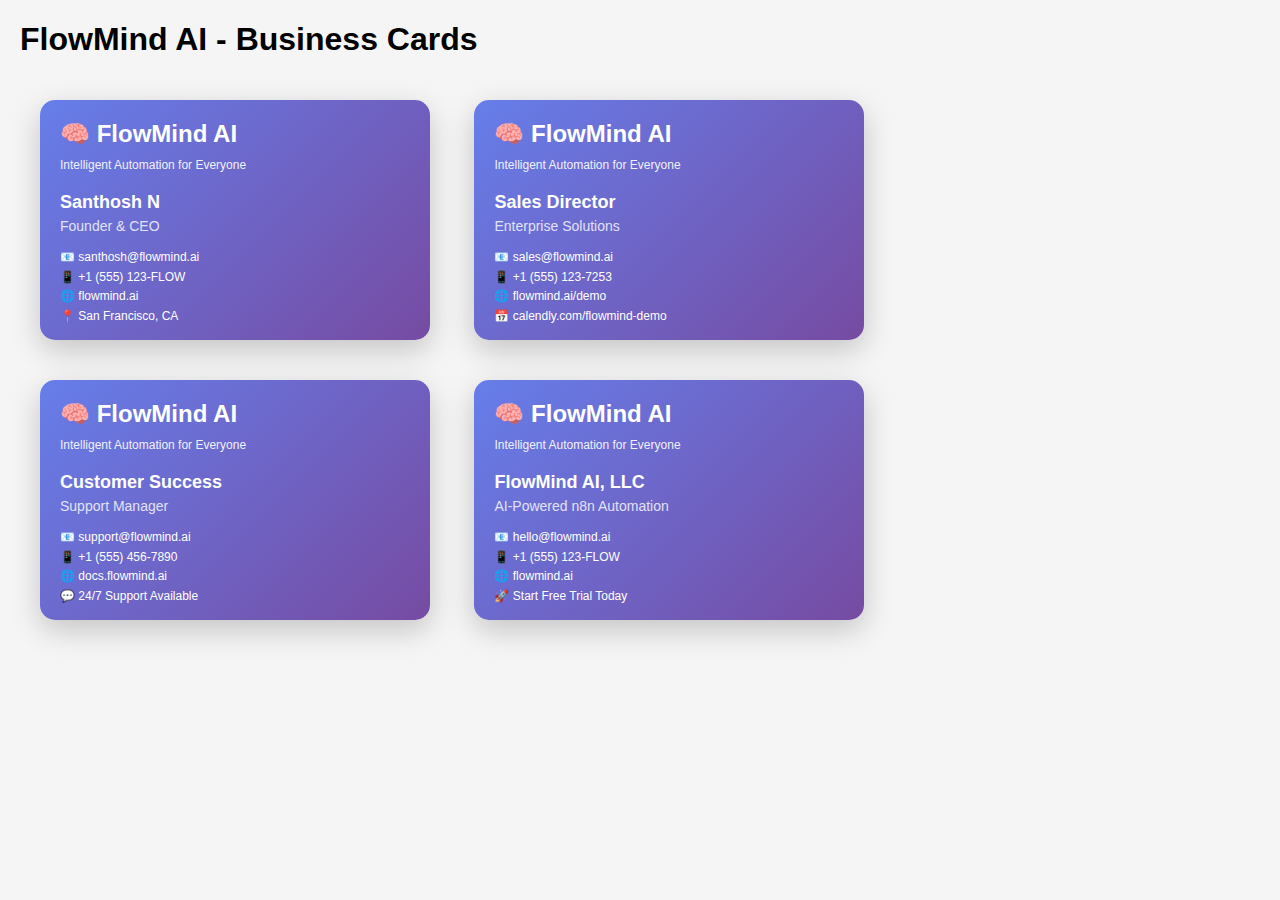
<file: n8n-ai-agents/business_cards.html>
<!DOCTYPE html>
<html>
<head>
    <title>FlowMind AI - Business Cards</title>
    <style>
        body { font-family: 'Segoe UI', sans-serif; margin: 20px; background: #f5f5f5; }
        .card { width: 350px; height: 200px; background: linear-gradient(135deg, #667eea 0%, #764ba2 100%); color: white; border-radius: 15px; padding: 20px; margin: 20px; display: inline-block; box-shadow: 0 10px 30px rgba(0,0,0,0.2); }
        .logo { font-size: 24px; font-weight: bold; margin-bottom: 10px; }
        .tagline { font-size: 12px; opacity: 0.9; margin-bottom: 20px; }
        .name { font-size: 18px; font-weight: 600; margin-bottom: 5px; }
        .title { font-size: 14px; opacity: 0.8; margin-bottom: 15px; }
        .contact { font-size: 12px; line-height: 1.4; }
        .contact div { margin-bottom: 3px; }
    </style>
</head>
<body>
    <h1>FlowMind AI - Business Cards</h1>
    
    <!-- CEO Card -->
    <div class="card">
        <div class="logo">🧠 FlowMind AI</div>
        <div class="tagline">Intelligent Automation for Everyone</div>
        <div class="name">Santhosh N</div>
        <div class="title">Founder & CEO</div>
        <div class="contact">
            <div>📧 santhosh@flowmind.ai</div>
            <div>📱 +1 (555) 123-FLOW</div>
            <div>🌐 flowmind.ai</div>
            <div>📍 San Francisco, CA</div>
        </div>
    </div>
    
    <!-- Sales Director Card -->
    <div class="card">
        <div class="logo">🧠 FlowMind AI</div>
        <div class="tagline">Intelligent Automation for Everyone</div>
        <div class="name">Sales Director</div>
        <div class="title">Enterprise Solutions</div>
        <div class="contact">
            <div>📧 sales@flowmind.ai</div>
            <div>📱 +1 (555) 123-7253</div>
            <div>🌐 flowmind.ai/demo</div>
            <div>📅 calendly.com/flowmind-demo</div>
        </div>
    </div>
    
    <!-- Support Manager Card -->
    <div class="card">
        <div class="logo">🧠 FlowMind AI</div>
        <div class="tagline">Intelligent Automation for Everyone</div>
        <div class="name">Customer Success</div>
        <div class="title">Support Manager</div>
        <div class="contact">
            <div>📧 support@flowmind.ai</div>
            <div>📱 +1 (555) 456-7890</div>
            <div>🌐 docs.flowmind.ai</div>
            <div>💬 24/7 Support Available</div>
        </div>
    </div>
    
    <!-- Generic Company Card -->
    <div class="card">
        <div class="logo">🧠 FlowMind AI</div>
        <div class="tagline">Intelligent Automation for Everyone</div>
        <div class="name">FlowMind AI, LLC</div>
        <div class="title">AI-Powered n8n Automation</div>
        <div class="contact">
            <div>📧 hello@flowmind.ai</div>
            <div>📱 +1 (555) 123-FLOW</div>
            <div>🌐 flowmind.ai</div>
            <div>🚀 Start Free Trial Today</div>
        </div>
    </div>
</body>
</html>
</file>
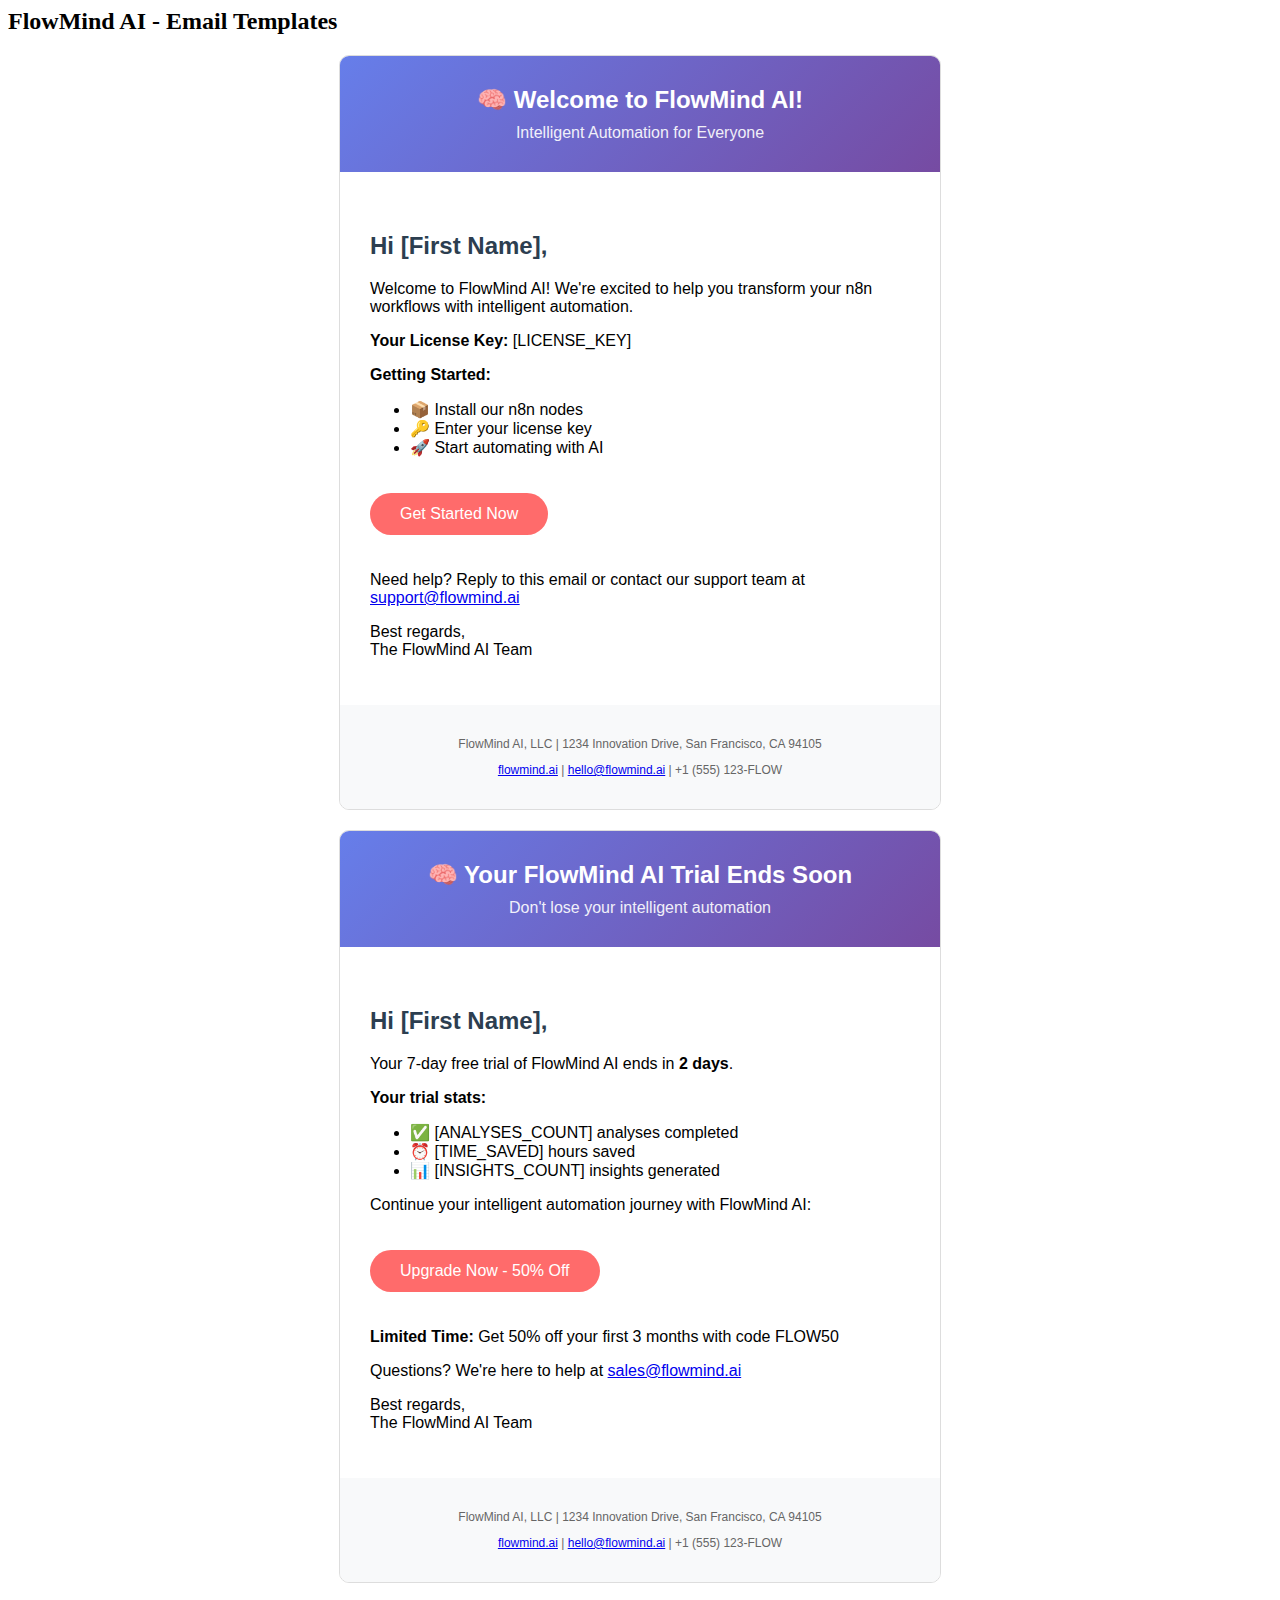
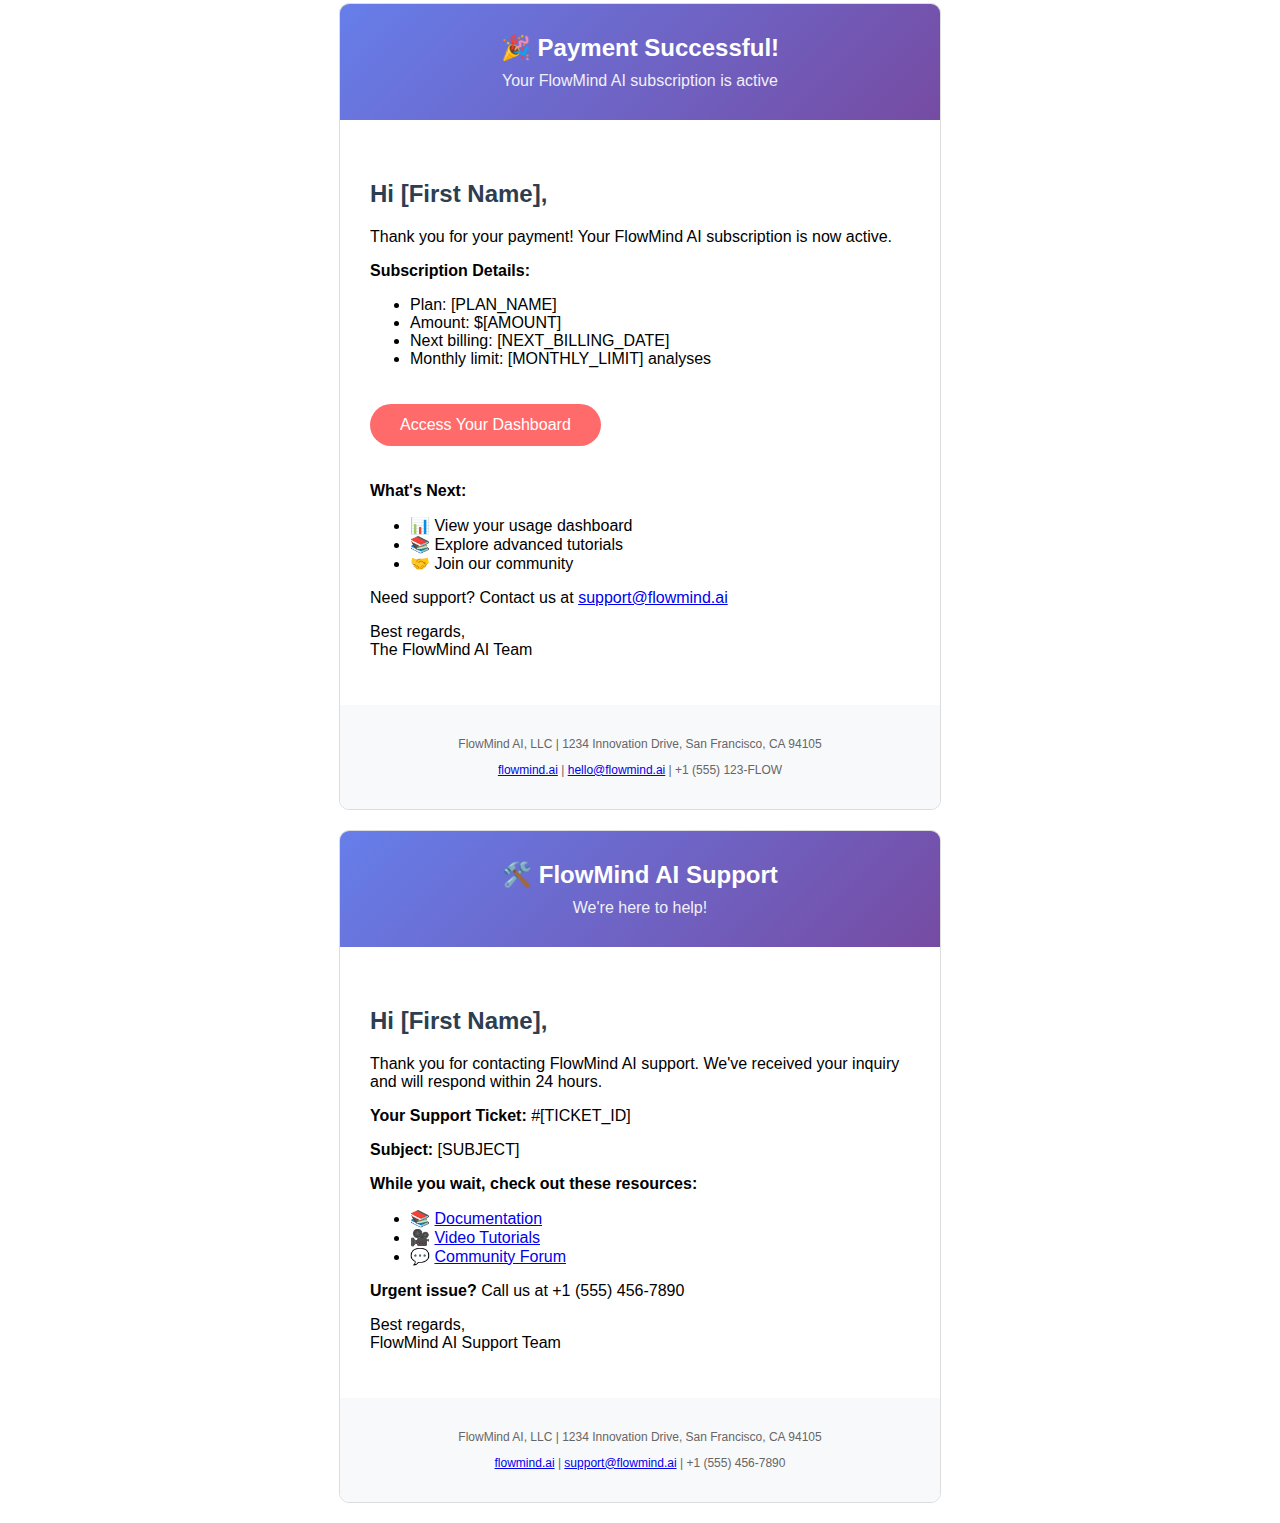
<file: n8n-ai-agents/email_templates.html>
<!DOCTYPE html>
<html>
<head>
    <title>FlowMind AI - Email Templates</title>
    <style>
        .email-template { max-width: 600px; margin: 20px auto; border: 1px solid #ddd; border-radius: 10px; overflow: hidden; font-family: 'Segoe UI', sans-serif; }
        .email-header { background: linear-gradient(135deg, #667eea 0%, #764ba2 100%); color: white; padding: 30px; text-align: center; }
        .email-body { padding: 30px; background: white; }
        .email-footer { background: #f8f9fa; padding: 20px; text-align: center; font-size: 12px; color: #666; }
        .cta-button { background: #ff6b6b; color: white; padding: 12px 30px; border: none; border-radius: 25px; text-decoration: none; display: inline-block; margin: 20px 0; }
        h1 { margin: 0; font-size: 24px; }
        h2 { color: #2c3e50; margin-top: 30px; }
        .tagline { opacity: 0.9; margin-top: 10px; }
    </style>
</head>
<body>
    <h1>FlowMind AI - Email Templates</h1>
    
    <!-- Welcome Email -->
    <div class="email-template">
        <div class="email-header">
            <h1>🧠 Welcome to FlowMind AI!</h1>
            <div class="tagline">Intelligent Automation for Everyone</div>
        </div>
        <div class="email-body">
            <h2>Hi [First Name],</h2>
            <p>Welcome to FlowMind AI! We're excited to help you transform your n8n workflows with intelligent automation.</p>
            
            <p><strong>Your License Key:</strong> [LICENSE_KEY]</p>
            
            <p><strong>Getting Started:</strong></p>
            <ul>
                <li>📦 Install our n8n nodes</li>
                <li>🔑 Enter your license key</li>
                <li>🚀 Start automating with AI</li>
            </ul>
            
            <a href="https://docs.flowmind.ai/quickstart" class="cta-button">Get Started Now</a>
            
            <p>Need help? Reply to this email or contact our support team at <a href="mailto:support@flowmind.ai">support@flowmind.ai</a></p>
            
            <p>Best regards,<br>
            The FlowMind AI Team</p>
        </div>
        <div class="email-footer">
            <p>FlowMind AI, LLC | 1234 Innovation Drive, San Francisco, CA 94105</p>
            <p><a href="https://flowmind.ai">flowmind.ai</a> | <a href="mailto:hello@flowmind.ai">hello@flowmind.ai</a> | +1 (555) 123-FLOW</p>
        </div>
    </div>
    
    <!-- Trial Ending Email -->
    <div class="email-template">
        <div class="email-header">
            <h1>🧠 Your FlowMind AI Trial Ends Soon</h1>
            <div class="tagline">Don't lose your intelligent automation</div>
        </div>
        <div class="email-body">
            <h2>Hi [First Name],</h2>
            <p>Your 7-day free trial of FlowMind AI ends in <strong>2 days</strong>.</p>
            
            <p><strong>Your trial stats:</strong></p>
            <ul>
                <li>✅ [ANALYSES_COUNT] analyses completed</li>
                <li>⏰ [TIME_SAVED] hours saved</li>
                <li>📊 [INSIGHTS_COUNT] insights generated</li>
            </ul>
            
            <p>Continue your intelligent automation journey with FlowMind AI:</p>
            
            <a href="https://flowmind.ai/upgrade?license=[LICENSE_KEY]" class="cta-button">Upgrade Now - 50% Off</a>
            
            <p><strong>Limited Time:</strong> Get 50% off your first 3 months with code FLOW50</p>
            
            <p>Questions? We're here to help at <a href="mailto:sales@flowmind.ai">sales@flowmind.ai</a></p>
            
            <p>Best regards,<br>
            The FlowMind AI Team</p>
        </div>
        <div class="email-footer">
            <p>FlowMind AI, LLC | 1234 Innovation Drive, San Francisco, CA 94105</p>
            <p><a href="https://flowmind.ai">flowmind.ai</a> | <a href="mailto:hello@flowmind.ai">hello@flowmind.ai</a> | +1 (555) 123-FLOW</p>
        </div>
    </div>
    
    <!-- Payment Success Email -->
    <div class="email-template">
        <div class="email-header">
            <h1>🎉 Payment Successful!</h1>
            <div class="tagline">Your FlowMind AI subscription is active</div>
        </div>
        <div class="email-body">
            <h2>Hi [First Name],</h2>
            <p>Thank you for your payment! Your FlowMind AI subscription is now active.</p>
            
            <p><strong>Subscription Details:</strong></p>
            <ul>
                <li>Plan: [PLAN_NAME]</li>
                <li>Amount: $[AMOUNT]</li>
                <li>Next billing: [NEXT_BILLING_DATE]</li>
                <li>Monthly limit: [MONTHLY_LIMIT] analyses</li>
            </ul>
            
            <a href="https://flowmind.ai/dashboard" class="cta-button">Access Your Dashboard</a>
            
            <p><strong>What's Next:</strong></p>
            <ul>
                <li>📊 View your usage dashboard</li>
                <li>📚 Explore advanced tutorials</li>
                <li>🤝 Join our community</li>
            </ul>
            
            <p>Need support? Contact us at <a href="mailto:support@flowmind.ai">support@flowmind.ai</a></p>
            
            <p>Best regards,<br>
            The FlowMind AI Team</p>
        </div>
        <div class="email-footer">
            <p>FlowMind AI, LLC | 1234 Innovation Drive, San Francisco, CA 94105</p>
            <p><a href="https://flowmind.ai">flowmind.ai</a> | <a href="mailto:hello@flowmind.ai">hello@flowmind.ai</a> | +1 (555) 123-FLOW</p>
        </div>
    </div>
    
    <!-- Support Email Template -->
    <div class="email-template">
        <div class="email-header">
            <h1>🛠️ FlowMind AI Support</h1>
            <div class="tagline">We're here to help!</div>
        </div>
        <div class="email-body">
            <h2>Hi [First Name],</h2>
            <p>Thank you for contacting FlowMind AI support. We've received your inquiry and will respond within 24 hours.</p>
            
            <p><strong>Your Support Ticket:</strong> #[TICKET_ID]</p>
            <p><strong>Subject:</strong> [SUBJECT]</p>
            
            <p><strong>While you wait, check out these resources:</strong></p>
            <ul>
                <li>📚 <a href="https://docs.flowmind.ai">Documentation</a></li>
                <li>🎥 <a href="https://learn.flowmind.ai">Video Tutorials</a></li>
                <li>💬 <a href="https://community.flowmind.ai">Community Forum</a></li>
            </ul>
            
            <p><strong>Urgent issue?</strong> Call us at +1 (555) 456-7890</p>
            
            <p>Best regards,<br>
            FlowMind AI Support Team</p>
        </div>
        <div class="email-footer">
            <p>FlowMind AI, LLC | 1234 Innovation Drive, San Francisco, CA 94105</p>
            <p><a href="https://flowmind.ai">flowmind.ai</a> | <a href="mailto:support@flowmind.ai">support@flowmind.ai</a> | +1 (555) 456-7890</p>
        </div>
    </div>
</body>
</html>
</file>
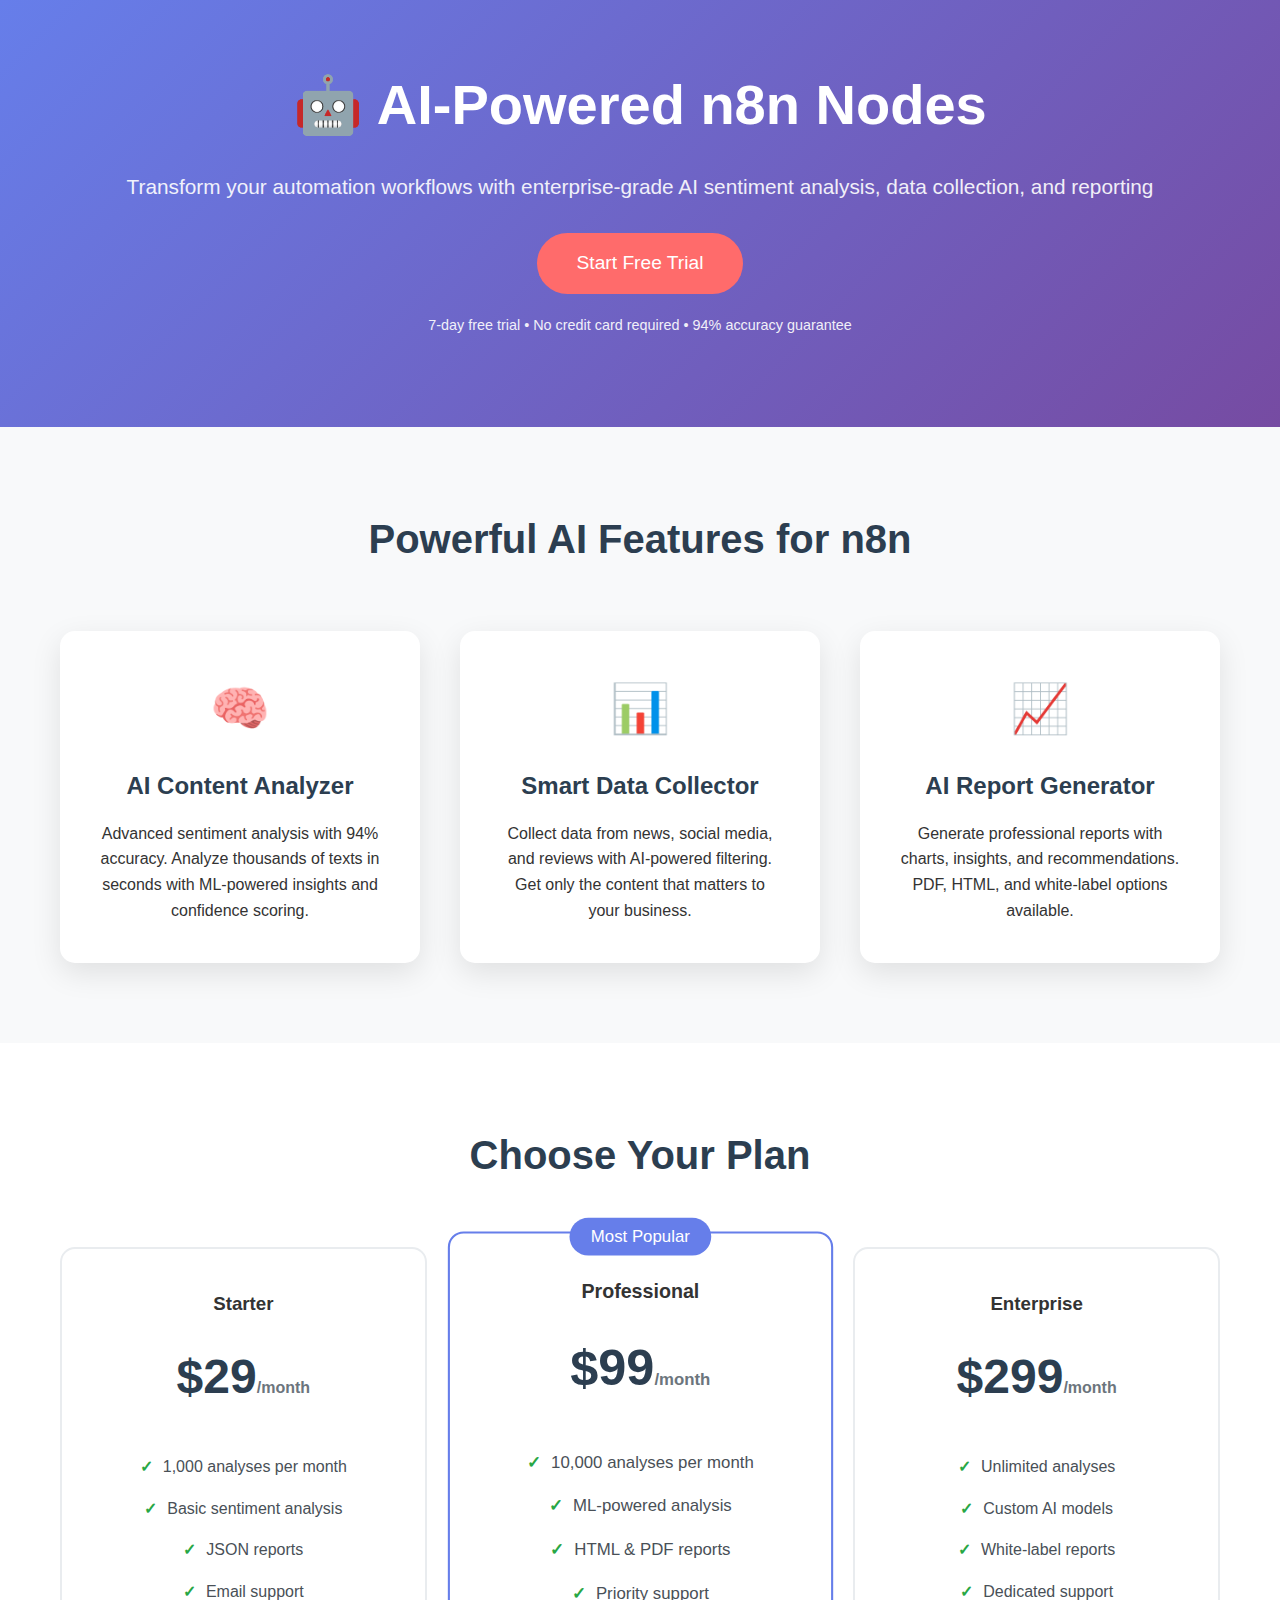
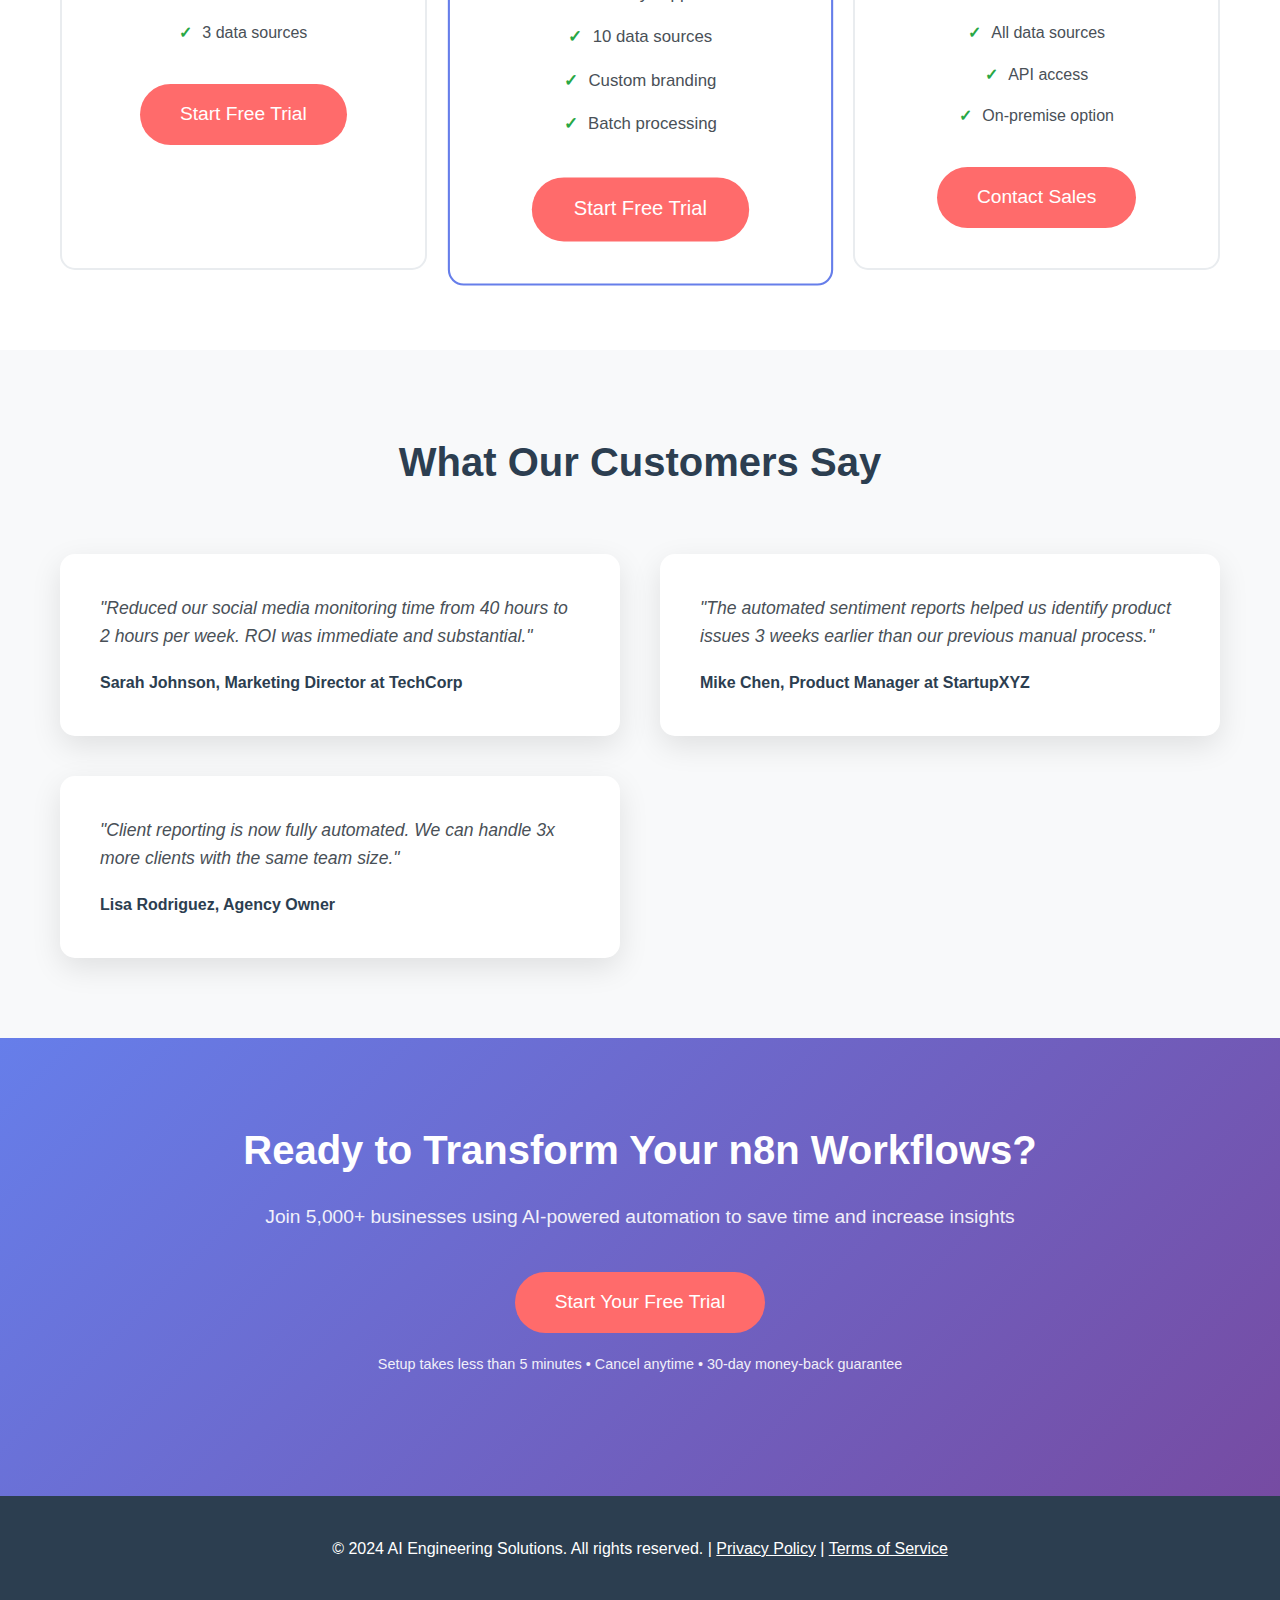
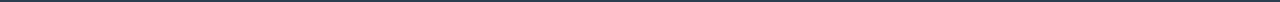
<file: n8n-ai-agents/sales_landing_page.html>
<!DOCTYPE html>
<html lang="en">
<head>
    <meta charset="UTF-8">
    <meta name="viewport" content="width=device-width, initial-scale=1.0">
    <title>AI-Powered n8n Nodes - Transform Your Automation</title>
    <style>
        * { margin: 0; padding: 0; box-sizing: border-box; }
        body { font-family: 'Segoe UI', Tahoma, Geneva, Verdana, sans-serif; line-height: 1.6; color: #333; }
        .container { max-width: 1200px; margin: 0 auto; padding: 0 20px; }
        
        /* Header */
        .header { background: linear-gradient(135deg, #667eea 0%, #764ba2 100%); color: white; padding: 60px 0; text-align: center; }
        .header h1 { font-size: 3.5rem; margin-bottom: 20px; font-weight: 700; }
        .header p { font-size: 1.3rem; margin-bottom: 30px; opacity: 0.9; }
        .cta-button { background: #ff6b6b; color: white; padding: 15px 40px; border: none; border-radius: 50px; font-size: 1.2rem; cursor: pointer; transition: all 0.3s; text-decoration: none; display: inline-block; }
        .cta-button:hover { background: #ff5252; transform: translateY(-2px); box-shadow: 0 10px 25px rgba(0,0,0,0.2); }
        
        /* Features */
        .features { padding: 80px 0; background: #f8f9fa; }
        .features h2 { text-align: center; font-size: 2.5rem; margin-bottom: 60px; color: #2c3e50; }
        .feature-grid { display: grid; grid-template-columns: repeat(auto-fit, minmax(350px, 1fr)); gap: 40px; }
        .feature-card { background: white; padding: 40px; border-radius: 15px; box-shadow: 0 10px 30px rgba(0,0,0,0.1); text-align: center; transition: transform 0.3s; }
        .feature-card:hover { transform: translateY(-10px); }
        .feature-icon { font-size: 3rem; margin-bottom: 20px; }
        .feature-card h3 { font-size: 1.5rem; margin-bottom: 15px; color: #2c3e50; }
        
        /* Pricing */
        .pricing { padding: 80px 0; }
        .pricing h2 { text-align: center; font-size: 2.5rem; margin-bottom: 60px; color: #2c3e50; }
        .pricing-grid { display: grid; grid-template-columns: repeat(auto-fit, minmax(300px, 1fr)); gap: 30px; }
        .pricing-card { background: white; border: 2px solid #e9ecef; border-radius: 15px; padding: 40px; text-align: center; position: relative; transition: all 0.3s; }
        .pricing-card:hover { border-color: #667eea; transform: translateY(-5px); }
        .pricing-card.popular { border-color: #667eea; transform: scale(1.05); }
        .popular-badge { background: #667eea; color: white; padding: 5px 20px; border-radius: 20px; position: absolute; top: -15px; left: 50%; transform: translateX(-50%); }
        .price { font-size: 3rem; font-weight: 700; color: #2c3e50; margin: 20px 0; }
        .price span { font-size: 1rem; color: #6c757d; }
        .features-list { list-style: none; margin: 30px 0; }
        .features-list li { padding: 8px 0; color: #495057; }
        .features-list li:before { content: "✓"; color: #28a745; font-weight: bold; margin-right: 10px; }
        
        /* Testimonials */
        .testimonials { padding: 80px 0; background: #f8f9fa; }
        .testimonials h2 { text-align: center; font-size: 2.5rem; margin-bottom: 60px; color: #2c3e50; }
        .testimonial-grid { display: grid; grid-template-columns: repeat(auto-fit, minmax(400px, 1fr)); gap: 40px; }
        .testimonial { background: white; padding: 40px; border-radius: 15px; box-shadow: 0 10px 30px rgba(0,0,0,0.1); }
        .testimonial-text { font-style: italic; font-size: 1.1rem; margin-bottom: 20px; color: #495057; }
        .testimonial-author { font-weight: 600; color: #2c3e50; }
        
        /* CTA Section */
        .final-cta { background: linear-gradient(135deg, #667eea 0%, #764ba2 100%); color: white; padding: 80px 0; text-align: center; }
        .final-cta h2 { font-size: 2.5rem; margin-bottom: 20px; }
        .final-cta p { font-size: 1.2rem; margin-bottom: 40px; opacity: 0.9; }
        
        /* Footer */
        .footer { background: #2c3e50; color: white; padding: 40px 0; text-align: center; }
        
        /* Responsive */
        @media (max-width: 768px) {
            .header h1 { font-size: 2.5rem; }
            .feature-grid, .pricing-grid, .testimonial-grid { grid-template-columns: 1fr; }
            .pricing-card.popular { transform: none; }
        }
    </style>
</head>
<body>
    <!-- Header -->
    <section class="header">
        <div class="container">
            <h1>🤖 AI-Powered n8n Nodes</h1>
            <p>Transform your automation workflows with enterprise-grade AI sentiment analysis, data collection, and reporting</p>
            <a href="#pricing" class="cta-button">Start Free Trial</a>
            <p style="margin-top: 20px; font-size: 0.9rem;">7-day free trial • No credit card required • 94% accuracy guarantee</p>
        </div>
    </section>

    <!-- Features -->
    <section class="features">
        <div class="container">
            <h2>Powerful AI Features for n8n</h2>
            <div class="feature-grid">
                <div class="feature-card">
                    <div class="feature-icon">🧠</div>
                    <h3>AI Content Analyzer</h3>
                    <p>Advanced sentiment analysis with 94% accuracy. Analyze thousands of texts in seconds with ML-powered insights and confidence scoring.</p>
                </div>
                <div class="feature-card">
                    <div class="feature-icon">📊</div>
                    <h3>Smart Data Collector</h3>
                    <p>Collect data from news, social media, and reviews with AI-powered filtering. Get only the content that matters to your business.</p>
                </div>
                <div class="feature-card">
                    <div class="feature-icon">📈</div>
                    <h3>AI Report Generator</h3>
                    <p>Generate professional reports with charts, insights, and recommendations. PDF, HTML, and white-label options available.</p>
                </div>
            </div>
        </div>
    </section>

    <!-- Pricing -->
    <section class="pricing" id="pricing">
        <div class="container">
            <h2>Choose Your Plan</h2>
            <div class="pricing-grid">
                <div class="pricing-card">
                    <h3>Starter</h3>
                    <div class="price">$29<span>/month</span></div>
                    <ul class="features-list">
                        <li>1,000 analyses per month</li>
                        <li>Basic sentiment analysis</li>
                        <li>JSON reports</li>
                        <li>Email support</li>
                        <li>3 data sources</li>
                    </ul>
                    <a href="#" class="cta-button" onclick="startTrial('starter')">Start Free Trial</a>
                </div>
                
                <div class="pricing-card popular">
                    <div class="popular-badge">Most Popular</div>
                    <h3>Professional</h3>
                    <div class="price">$99<span>/month</span></div>
                    <ul class="features-list">
                        <li>10,000 analyses per month</li>
                        <li>ML-powered analysis</li>
                        <li>HTML & PDF reports</li>
                        <li>Priority support</li>
                        <li>10 data sources</li>
                        <li>Custom branding</li>
                        <li>Batch processing</li>
                    </ul>
                    <a href="#" class="cta-button" onclick="startTrial('professional')">Start Free Trial</a>
                </div>
                
                <div class="pricing-card">
                    <h3>Enterprise</h3>
                    <div class="price">$299<span>/month</span></div>
                    <ul class="features-list">
                        <li>Unlimited analyses</li>
                        <li>Custom AI models</li>
                        <li>White-label reports</li>
                        <li>Dedicated support</li>
                        <li>All data sources</li>
                        <li>API access</li>
                        <li>On-premise option</li>
                    </ul>
                    <a href="#" class="cta-button" onclick="startTrial('enterprise')">Contact Sales</a>
                </div>
            </div>
        </div>
    </section>

    <!-- Testimonials -->
    <section class="testimonials">
        <div class="container">
            <h2>What Our Customers Say</h2>
            <div class="testimonial-grid">
                <div class="testimonial">
                    <div class="testimonial-text">"Reduced our social media monitoring time from 40 hours to 2 hours per week. ROI was immediate and substantial."</div>
                    <div class="testimonial-author">Sarah Johnson, Marketing Director at TechCorp</div>
                </div>
                <div class="testimonial">
                    <div class="testimonial-text">"The automated sentiment reports helped us identify product issues 3 weeks earlier than our previous manual process."</div>
                    <div class="testimonial-author">Mike Chen, Product Manager at StartupXYZ</div>
                </div>
                <div class="testimonial">
                    <div class="testimonial-text">"Client reporting is now fully automated. We can handle 3x more clients with the same team size."</div>
                    <div class="testimonial-author">Lisa Rodriguez, Agency Owner</div>
                </div>
            </div>
        </div>
    </section>

    <!-- Final CTA -->
    <section class="final-cta">
        <div class="container">
            <h2>Ready to Transform Your n8n Workflows?</h2>
            <p>Join 5,000+ businesses using AI-powered automation to save time and increase insights</p>
            <a href="#" class="cta-button" onclick="startTrial('professional')">Start Your Free Trial</a>
            <p style="margin-top: 20px; font-size: 0.9rem;">Setup takes less than 5 minutes • Cancel anytime • 30-day money-back guarantee</p>
        </div>
    </section>

    <!-- Footer -->
    <footer class="footer">
        <div class="container">
            <p>&copy; 2024 AI Engineering Solutions. All rights reserved. | <a href="#" style="color: #fff;">Privacy Policy</a> | <a href="#" style="color: #fff;">Terms of Service</a></p>
        </div>
    </footer>

    <script>
        function startTrial(plan) {
            // Redirect to signup with plan parameter
            window.location.href = `https://signup.n8n-ai-nodes.com?plan=${plan}&trial=true`;
        }

        // Add smooth scrolling
        document.querySelectorAll('a[href^="#"]').forEach(anchor => {
            anchor.addEventListener('click', function (e) {
                e.preventDefault();
                document.querySelector(this.getAttribute('href')).scrollIntoView({
                    behavior: 'smooth'
                });
            });
        });

        // Track page views and conversions
        if (typeof gtag !== 'undefined') {
            gtag('event', 'page_view', {
                page_title: 'AI n8n Nodes Landing Page',
                page_location: window.location.href
            });
        }
    </script>
</body>
</html>
</file>
